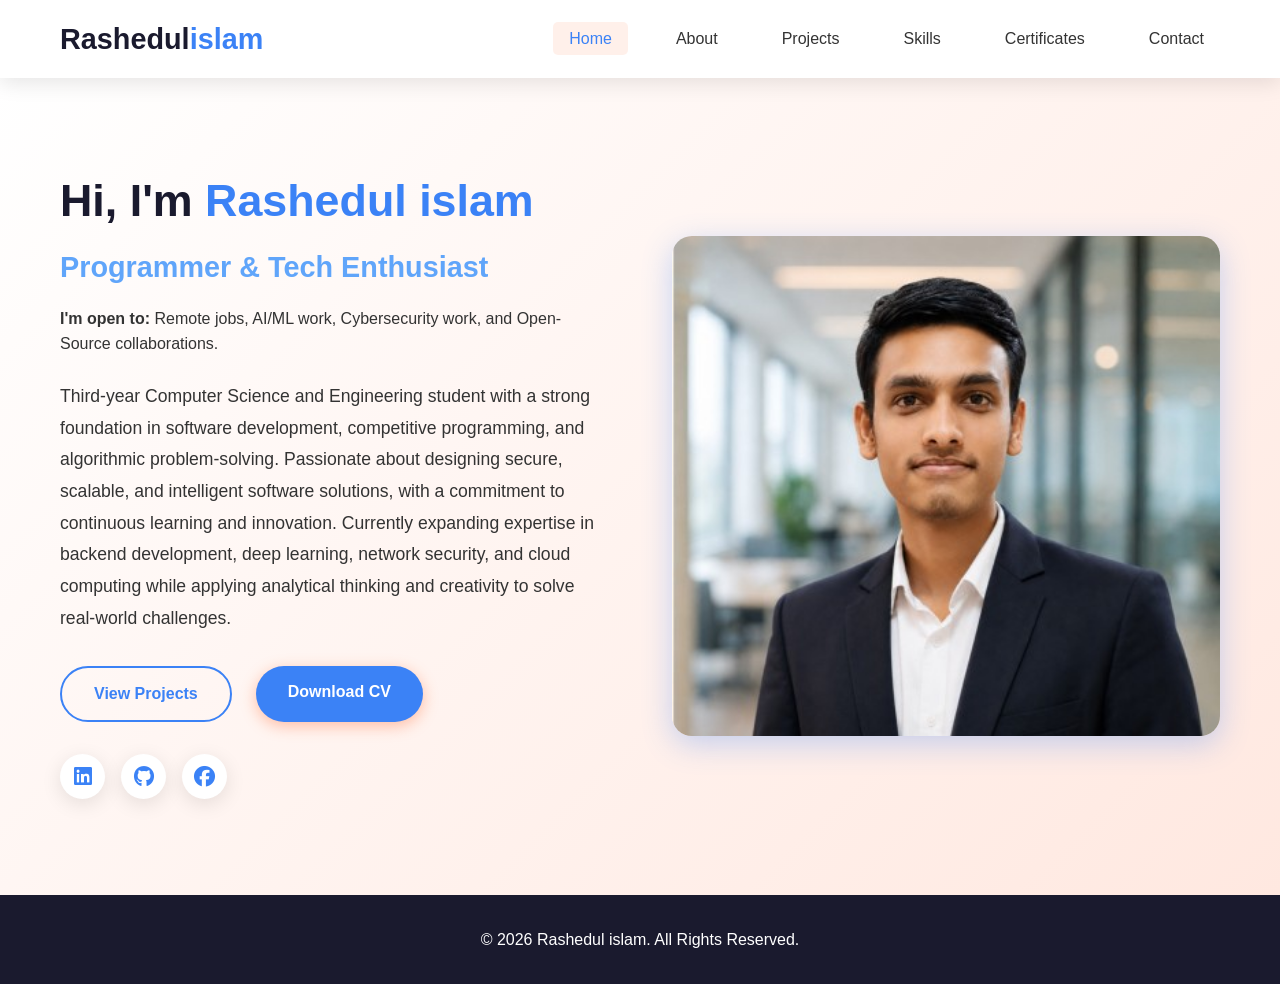
<file: index.html>
<!DOCTYPE html>
<html lang="en">
<head>
    <meta charset="UTF-8">
    <meta name="viewport" content="width=device-width, initial-scale=1.0">
    <title>Rashedul islam - Portfolio</title>
    <link rel="stylesheet" href="style.css">
   <link rel="stylesheet" href="https://cdnjs.cloudflare.com/ajax/libs/font-awesome/6.5.1/css/all.min.css">

</head>
<body>
    <!-- Navigation -->
    <nav class="navbar">
        <div class="container">
            <div class="logo">
                <h2>Rashedul<span>islam</span></h2>
            </div>
            <ul class="nav-menu">
                <li><a href="index.html" class="active">Home</a></li>
                <li><a href="about.html">About</a></li>
                <li><a href="projects.html">Projects</a></li>
                <li><a href="skills.html">Skills</a></li>
                <li><a href="certificates.html">Certificates</a></li>
                <li><a href="contact.html">Contact</a></li>
            </ul>
            <div class="hamburger">
                <span></span>
                <span></span>
                <span></span>
            </div>
        </div>
    </nav>

    <!-- Hero Section -->
    <section class="hero">
        <div class="container">
            <div class="hero-content">
                <div class="hero-text">
                    <h1>Hi, I'm <span class="highlight">Rashedul islam</span></h1>
                    <h2 class="typed-text">Programmer & Tech Enthusiast</h2>
                    <p><b>I'm open to: </b>Remote jobs, AI/ML work, Cybersecurity work, and Open-Source collaborations.</p>
                    <p class="hero-description">
                        Third-year Computer Science and Engineering student with a strong foundation in software development, competitive programming, and algorithmic problem-solving. Passionate about designing secure, scalable, and intelligent software solutions, with a commitment to continuous learning and innovation. Currently expanding expertise in backend development, deep learning, network security, and cloud computing while applying analytical thinking and creativity to solve real-world challenges.
                    </p>

                    <div class="hero-buttons">
                        <a href="projects.html" class="btn btn-secondary">View Projects</a>
                        <a href="RASHEDUL_ISLAM.pdf" download class="btn btn-primary">Download CV</a>
                    </div>
                    <div class="social-links">
                        <a href="https://www.linkedin.com/in/root-rashed/" target="_blank">
                            <i class="fab fa-linkedin"></i>
                        </a>
                        <a href="https://github.com/root-rashed" target="_blank">
                            <i class="fab fa-github"></i>
                        </a>
                        <a href="https://www.facebook.com/root.rashed" target="_blank">
                            <i class="fab fa-facebook"></i>
                        </a>
                    </div>
                </div>
                <div class="hero-image">
                    <img src="images/mypic.jpg" alt="Rashedul islam">
                </div>
            </div>
        </div>
    </section>

    <!-- Footer -->
    <footer>
        <div class="container">
            <p>&copy; 2026 Rashedul islam. All Rights Reserved.</p>
        </div>
    </footer>

    <script src="script.js"></script>
</body>
</html>
</file>
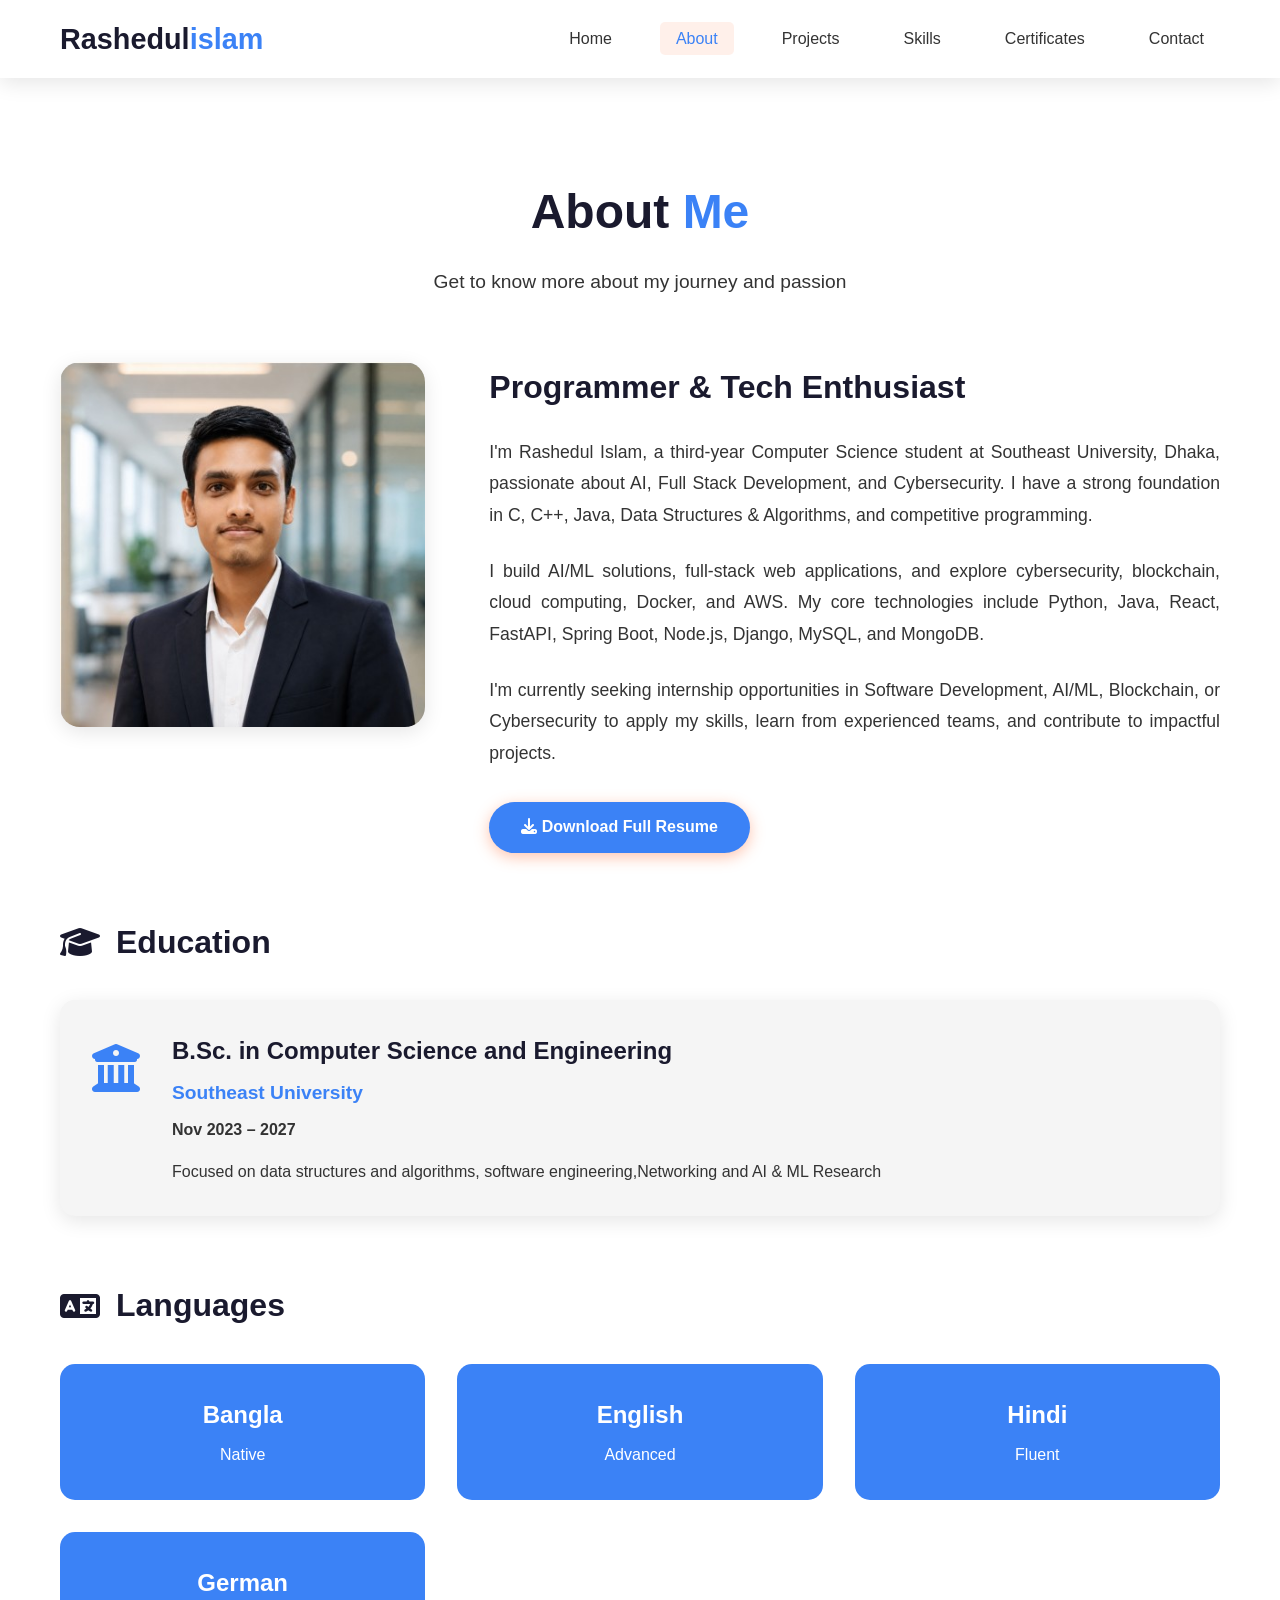
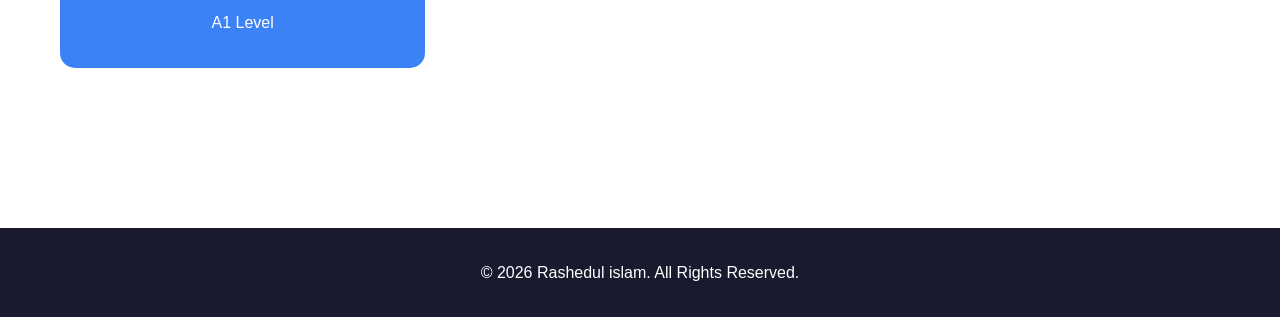
<file: about.html>
<!DOCTYPE html>
<html lang="en">
<head>
    <meta charset="UTF-8">
    <meta name="viewport" content="width=device-width, initial-scale=1.0">
    <title>about - Rashedul islam</title>
    <link rel="stylesheet" href="style.css">
   <link rel="stylesheet" href="https://cdnjs.cloudflare.com/ajax/libs/font-awesome/6.5.1/css/all.min.css">

</head>
<body>
    <!-- Navigation -->
    <nav class="navbar">
        <div class="container">
            <div class="logo">
                <h2>Rashedul<span>islam</span></h2>
            </div>
            <ul class="nav-menu">
                <li><a href="index.html">Home</a></li>
                <li><a href="about.html" class="active">About</a></li>
                <li><a href="projects.html">Projects</a></li>
                <li><a href="skills.html">Skills</a></li>
                <li><a href="certificates.html">Certificates</a></li>
                <li><a href="contact.html">Contact</a></li>
            </ul>
            <div class="hamburger">
                <span></span>
                <span></span>
                <span></span>
            </div>
        </div>
    </nav>

    <!-- About Section -->
    <section class="about-section">
        <div class="container">
            <div class="section-header">
                <h1>About <span>Me</span></h1>
                <p>Get to know more about my journey and passion</p>
            </div>

            <div class="about-content">
                <div class="about-image">
                    <img src="images/mypic.jpg" alt="Rashedul islam">
                </div>
                
                <div class="about-text">
                    <h2>Programmer & <span>Tech Enthusiast</span></h2>
                    <p>I'm Rashedul Islam, a third-year Computer Science student at Southeast University, Dhaka, passionate about AI, Full Stack Development, and Cybersecurity. I have a strong foundation in C, C++, Java, Data Structures & Algorithms, and competitive programming.</p>
                    <p>I build AI/ML solutions, full-stack web applications, and explore cybersecurity, blockchain, cloud computing, Docker, and AWS. My core technologies include Python, Java, React, FastAPI, Spring Boot, Node.js, Django, MySQL, and MongoDB.</p>
                    <p>I'm currently seeking internship opportunities in Software Development, AI/ML, Blockchain, or Cybersecurity to apply my skills, learn from experienced teams, and contribute to impactful projects.</p>
                    <div class="resume-download">
                        <a href="RASHEDUL_ISLAM.pdf" download class="btn btn-primary">
                            <i class="fas fa-download"></i> Download Full Resume
                        </a>
                    </div>
                </div>
            </div>

            <!-- Education -->
            <div class="education-section">
                <h2><i class="fas fa-graduation-cap"></i> Education</h2>
                <div class="education-card">
                    <div class="edu-icon">
                        <i class="fas fa-university"></i>
                    </div>
                    <div class="edu-details">
                        <h3>B.Sc. in Computer Science and Engineering</h3>
                        <h4>Southeast University</h4>
                        <p class="edu-year">Nov 2023 – 2027</p>
                        <p>Focused on data structures and algorithms, software engineering,Networking and AI & ML Research</p>
                    </div>
                </div>
            </div>

            <!-- Languages -->
            <div class="languages-section">
                <h2><i class="fas fa-language"></i> Languages</h2>
                <div class="languages-grid">
                    <div class="language-card">
                        <h3>Bangla</h3>
                        <p>Native</p>
                    </div>
                    <div class="language-card">
                        <h3>English</h3>
                        <p>Advanced</p>
                    </div>
                    <div class="language-card">
                        <h3>Hindi</h3>
                        <p>Fluent</p>
                    </div>
                     <div class="language-card">
                        <h3>German</h3>
                        <p>A1 Level</p>
                    </div>
                </div>
            </div>
        </div>
    </section>


   <!-- Footer -->
    <footer>
        <div class="container">
            <p>&copy; 2026 Rashedul islam. All Rights Reserved.</p>
        </div>
    </footer>

    <script src="script.js"></script>
</body>
</html>
</file>
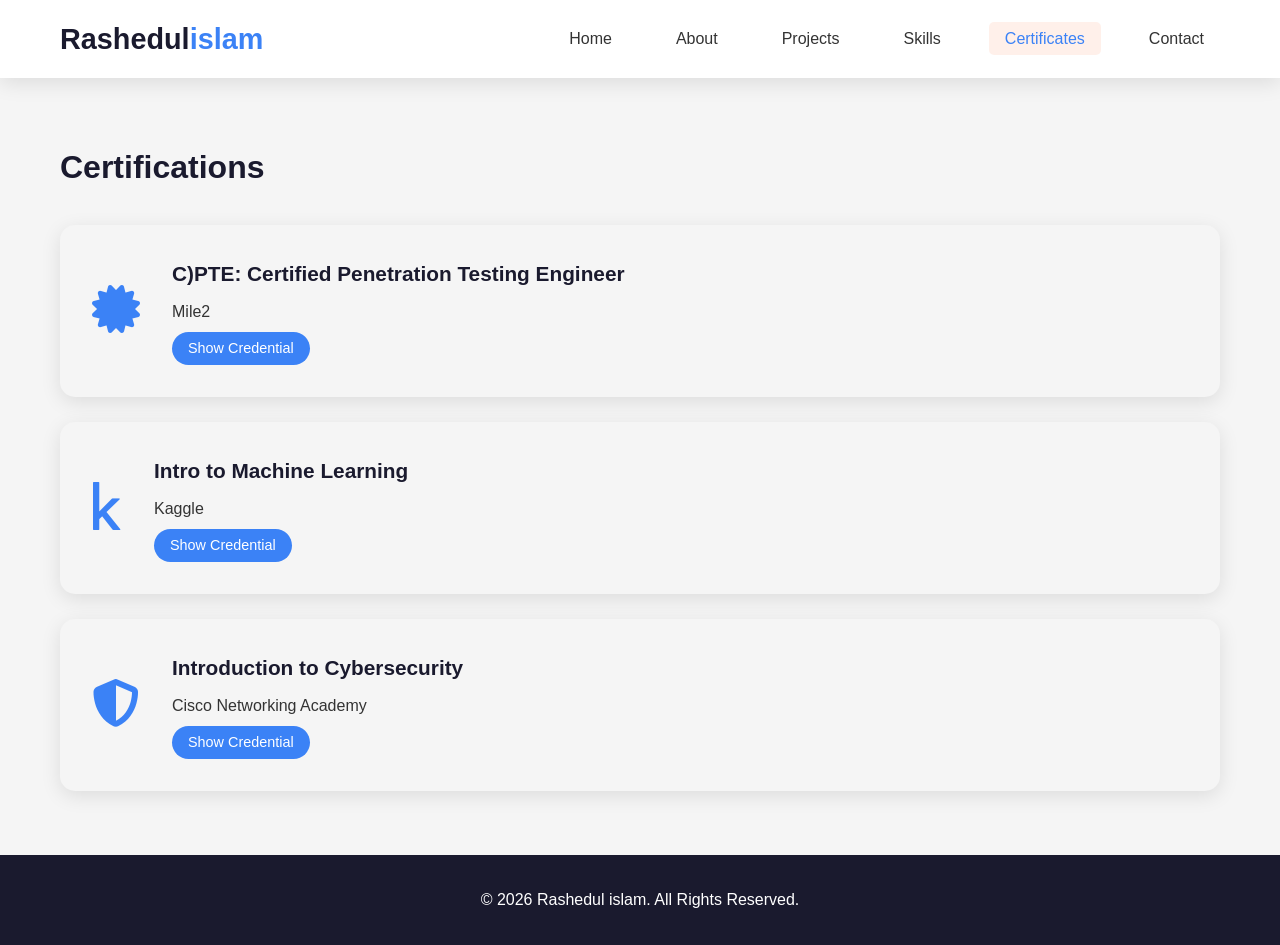
<file: certificates.html>
<!DOCTYPE html>
<html lang="en">
<head>
    <meta charset="UTF-8">
    <meta name="viewport" content="width=device-width, initial-scale=1.0">
    <title>Rashedul islam - Portfolio</title>
    <link rel="stylesheet" href="style.css">
   <link rel="stylesheet" href="https://cdnjs.cloudflare.com/ajax/libs/font-awesome/6.5.1/css/all.min.css">

</head>
<body>
    <!-- Navigation -->
    <nav class="navbar">
        <div class="container">
            <div class="logo">
                <h2>Rashedul<span>islam</span></h2>
            </div>
            <ul class="nav-menu">
                <li><a href="index.html">Home</a></li>
                <li><a href="about.html">About</a></li>
                <li><a href="projects.html">Projects</a></li>
                <li><a href="skills.html">Skills</a></li>
                <li><a href="certificates.html" class="active">Certificates</a></li>
                <li><a href="contact.html">Contact</a></li>
            </ul>
            <div class="hamburger">
                <span></span>
                <span></span>
                <span></span>
            </div>
        </div>
    </nav>

   <!-- Certifications -->
<section class="certifications-section">
    <div class="container">

        <h2>
         Certifications
        </h2>


        <div class="cert-card">
            <div class="cert-badge">
                <i class="fas fa-certificate"></i>
            </div>
            <div class="cert-details">
                <h3>C)PTE: Certified Penetration Testing Engineer</h3>
                <p>Mile2</p>

                <a href="https://mile2.com/"
                   target="_blank"
                   rel="noopener noreferrer"
                   class="cert-year">
                    Show Credential
                </a>
            </div>
        </div>

        <br>


    <div class="cert-card">
        <div class="cert-badge">
        <i class="fab fa-kaggle"></i>
        </div>
        <div class="cert-details">
        <h3>Intro to Machine Learning</h3>
        <p>Kaggle</p>

        <a href="https://www.kaggle.com/learn/certification/rashedulislam011/intro-to-machine-learning"
           target="_blank"
           rel="noopener noreferrer"
           class="cert-year">
            Show Credential
            </a>
        </div>
    </div>

    <br>


     <div class="cert-card">
    <div class="cert-badge">
        <i class="fas fa-shield-halved"></i>
    </div>

    <div class="cert-details">
        <h3>Introduction to Cybersecurity</h3>
        <p>Cisco Networking Academy</p>

        <a href="https://www.credly.com/badges/ea11849c-3399-4c7e-9768-7db887927eb9/public_url"
           target="_blank"
           rel="noopener noreferrer"
           class="cert-year">
            Show Credential
        </a>
    </div>
    
</div>
    </div>


    </div>

    
</section>


  

    <!-- Footer -->
    <footer>
        <div class="container">
            <p>&copy; 2026 Rashedul islam. All Rights Reserved.</p>
        </div>
    </footer>

    <script src="script.js"></script>
</body>
</html>
</file>
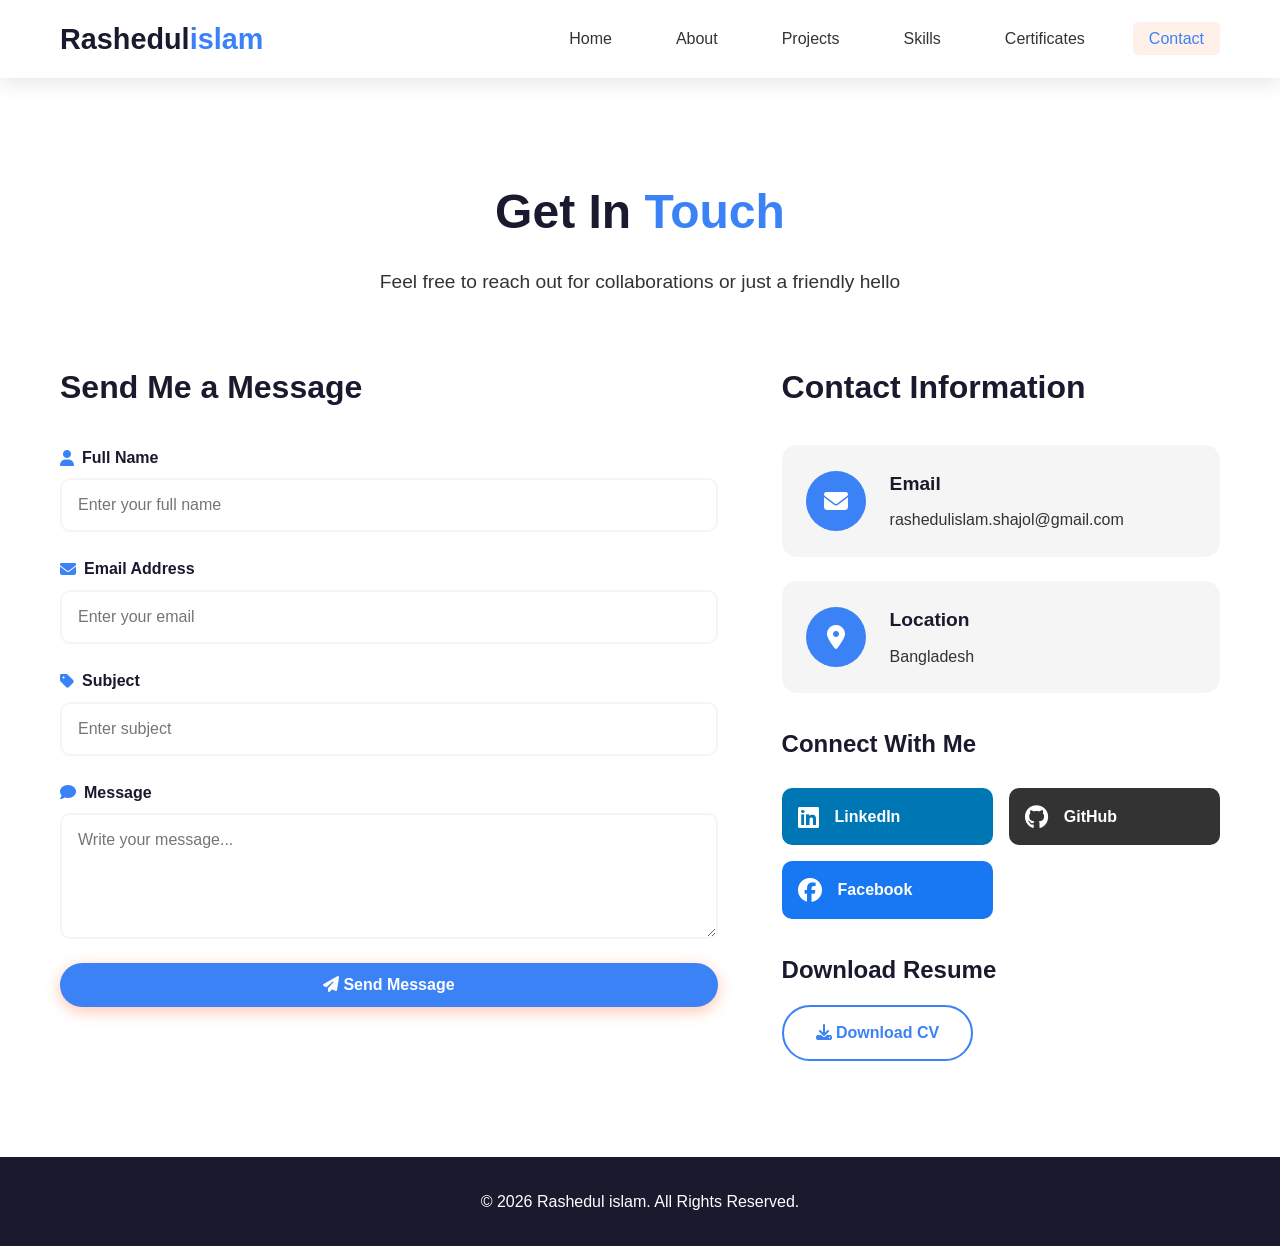
<file: contact.html>
<!DOCTYPE html>
<html lang="en">
<head>
    <meta charset="UTF-8">
    <meta name="viewport" content="width=device-width, initial-scale=1.0">
    <title>Contact - Rashedul islam</title>
    <link rel="stylesheet" href="style.css">
    <link rel="stylesheet" href="https://cdnjs.cloudflare.com/ajax/libs/font-awesome/6.4.0/css/all.min.css">
</head>
<body>
    <!-- Navigation -->
    <nav class="navbar">
        <div class="container">
            <div class="logo">
                <h2>Rashedul<span>islam</span></h2>
            </div>
            <ul class="nav-menu">
               <li><a href="index.html">Home</a></li>
                <li><a href="about.html">About</a></li>
                <li><a href="projects.html">Projects</a></li>
                <li><a href="skills.html">Skills</a></li>
                <li><a href="certificates.html">Certificates</a></li>
                <li><a href="contact.html" class="active">Contact</a></li>
            </ul>
            <div class="hamburger">
                <span></span>
                <span></span>
                <span></span>
            </div>
        </div>
    </nav>

    <!-- Contact Section -->
    <section class="contact-section">
        <div class="container">
            <div class="section-header">
                <h1>Get In <span>Touch</span></h1>
                <p>Feel free to reach out for collaborations or just a friendly hello</p>
            </div>

            <div class="contact-content">
                <!-- Contact Form -->
                <div class="contact-form-wrapper">
                    <h2>Send Me a Message</h2>


                   <form class="contact-form" id="contactForm" action="https://api.web3forms.com/submit" method="POST">

    <!-- Web3Forms -->
    <input type="hidden" name="access_key" value="1bb11215-590e-4896-a2f9-3e1b1427b92f">
    <input type="hidden" name="subject" value="New Portfolio Contact Form Submission">
    <input type="hidden" name="from_name" value="Rashedul Islam Portfolio">
    <input type="hidden" name="captcha" value="false">

    <!-- Spam Protection -->
    <input type="checkbox" name="botcheck" style="display:none;">

    <div class="form-group">
        <label for="name">
            <i class="fas fa-user"></i> Full Name
        </label>
        <input
            type="text"
            id="name"
            name="name"
            placeholder="Enter your full name"
            required>
    </div>

    <div class="form-group">
        <label for="email">
            <i class="fas fa-envelope"></i> Email Address
        </label>
        <input
            type="email"
            id="email"
            name="email"
            placeholder="Enter your email"
            required>
    </div>

    <div class="form-group">
        <label for="user_subject">
            <i class="fas fa-tag"></i> Subject
        </label>
        <input
            type="text"
            id="user_subject"
            name="user_subject"
            placeholder="Enter subject"
            required>
    </div>

    <div class="form-group">
        <label for="message">
            <i class="fas fa-comment"></i> Message
        </label>
        <textarea
            id="message"
            name="message"
            rows="5"
            placeholder="Write your message..."
            required></textarea>
    </div>

    <button type="submit" class="btn btn-primary">
        <i class="fas fa-paper-plane"></i> Send Message
    </button>

</form>



                </div>

                <!-- Contact Information -->
                <div class="contact-info-wrapper">
                    <h2>Contact Information</h2>
                    
                    <div class="contact-info-card">
                        <div class="info-icon">
                            <i class="fas fa-envelope"></i>
                        </div>
                        <div class="info-details">
                            <h3>Email</h3>
                            <a href="mailto:rashedulislam.shajol@gmail.com">rashedulislam.shajol@gmail.com</a>
                        </div>
                    </div>

                    <div class="contact-info-card">
                        <div class="info-icon">
                            <i class="fas fa-map-marker-alt"></i>
                        </div>
                        <div class="info-details">
                            <h3>Location</h3>
                            <p>Bangladesh</p>
                        </div>
                    </div>

                    <div class="social-connect">
                        <h3>Connect With Me</h3>
                        <div class="social-icons-large">
                            <a href="https://www.linkedin.com/in/root_rashed/" target="_blank" class="social-icon linkedin">
                                <i class="fab fa-linkedin"></i>
                                <span>LinkedIn</span>
                            </a>
                            <a href="https://github.com/root-rashed" target="_blank" class="social-icon github">
                                <i class="fab fa-github"></i>
                                <span>GitHub</span>
                            </a>
                            <a href="https://www.facebook.com/root.rashed" target="_blank" class="social-icon facebook">
                                <i class="fab fa-facebook"></i>
                                <span>Facebook</span>
                            </a>
                        </div>
                    </div>

                    <div class="download-resume">
                        <h3>Download Resume</h3>
                        <a href="RASHEDUL_ISLAM.pdf" download class="btn btn-secondary">
                            <i class="fas fa-download"></i> Download CV
                        </a>
                    </div>
                </div>
            </div>
        </div>
    </section>

    <!-- Footer -->
    <footer>
        <div class="container">
            <p>&copy; 2026 Rashedul islam. All Rights Reserved.</p>
        </div>
    </footer>

    <script src="script.js"></script>
</body>
</html>
</file>
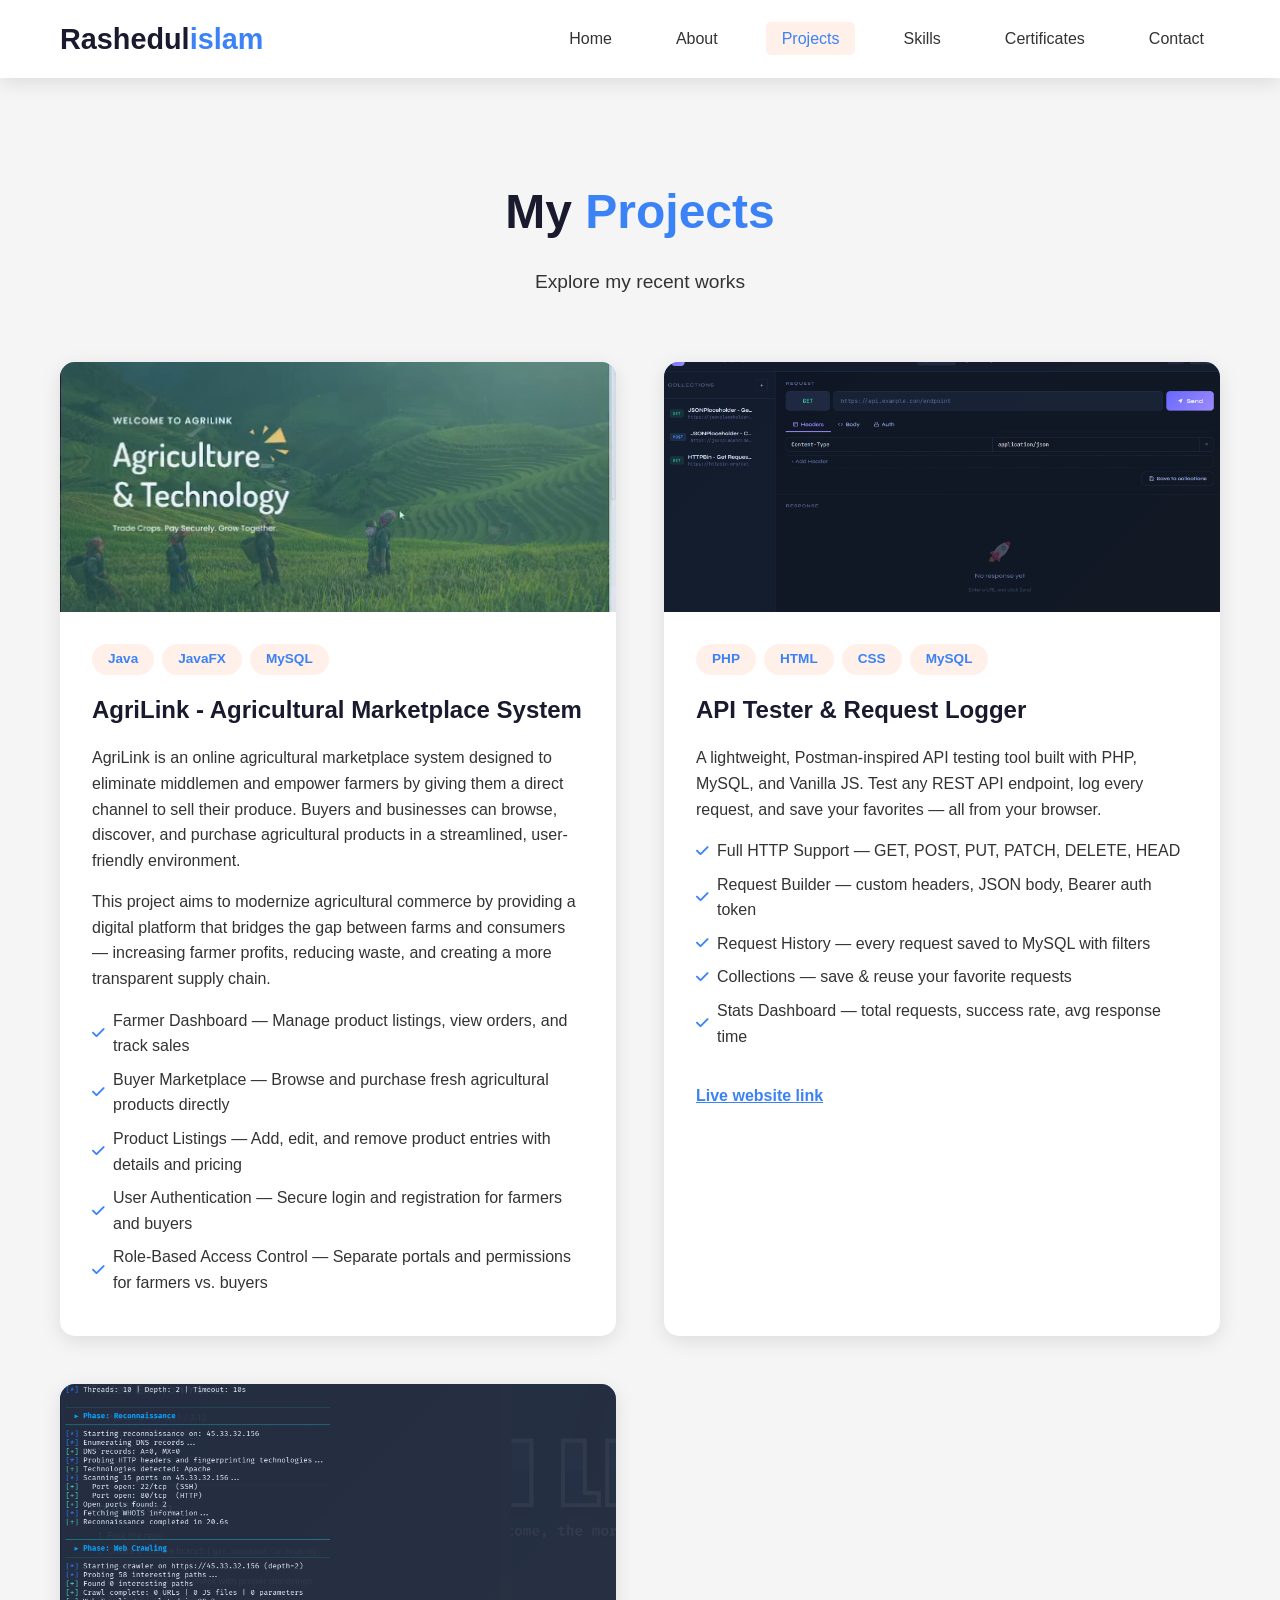
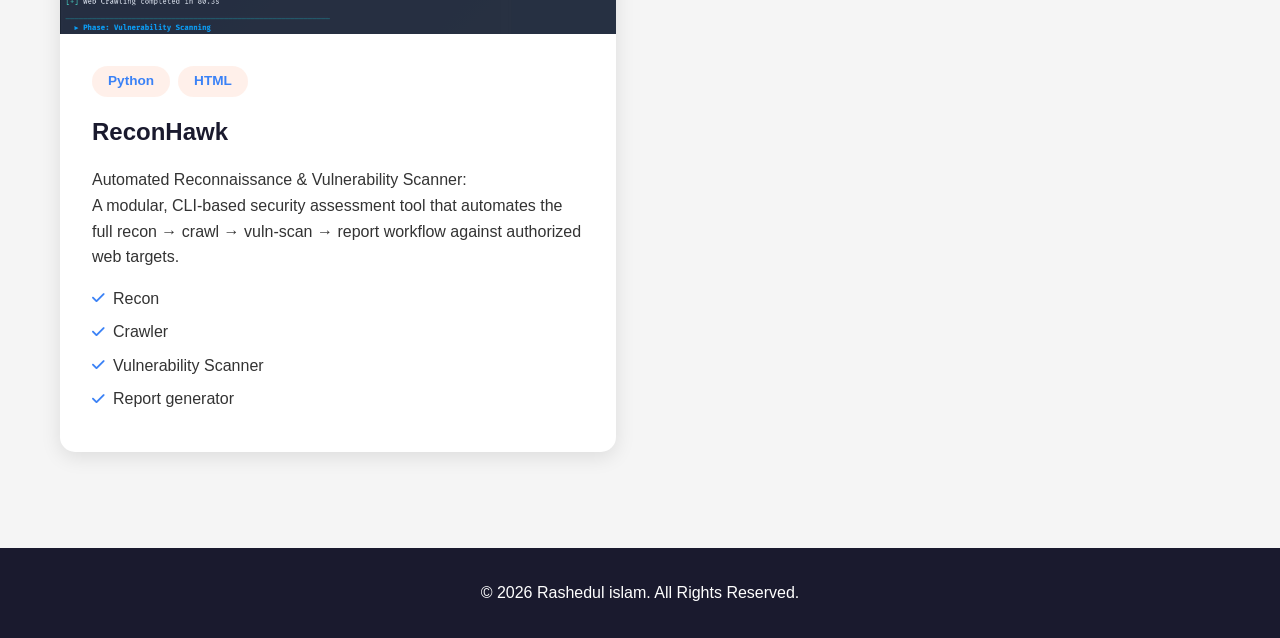
<file: projects.html>
<!DOCTYPE html>
<html lang="en">
<head>
    <meta charset="UTF-8">
    <meta name="viewport" content="width=device-width, initial-scale=1.0">
    <title>Projects - Rashedul islam</title>
    <link rel="stylesheet" href="style.css">
    <link rel="stylesheet" href="https://cdnjs.cloudflare.com/ajax/libs/font-awesome/6.4.0/css/all.min.css">
</head>
<body>
    <!-- Navigation -->
    <nav class="navbar">
        <div class="container">
            <div class="logo">
                <h2>Rashedul<span>islam</span></h2>
            </div>
            <ul class="nav-menu">
                <li><a href="index.html">Home</a></li>
                <li><a href="about.html">About</a></li>
                <li><a href="projects.html" class="active">Projects</a></li>
                <li><a href="skills.html">Skills</a></li>
                <li><a href="certificates.html">Certificates</a></li>
                <li><a href="contact.html">Contact</a></li>
            </ul>
            <div class="hamburger">
                <span></span>
                <span></span>
                <span></span>
            </div>
        </div>
    </nav>




    <!-- Projects Section -->
    <section class="projects-section">
        <div class="container">
            <div class="section-header">
                <h1>My <span>Projects</span></h1>
                <p>Explore my recent works</p>
            </div>

            <div class="projects-grid">
              
                <!-- Project 1-->
                <div class="project-card">
                    <div class="project-image">
                        <img src="images/agri.png" alt="AgriLink - Agricultural Marketplace System">
                        <div class="project-overlay">
                            <a href="https://github.com/root-rashed/AgriLink-Agricultural-Marketplace-System" target="_blank" class="overlay-btn">
                                <i class="fab fa-github"></i>
                            </a>
                        </div>
                    </div>
                    <div class="project-content">
                        <div class="project-tags">
                            <span>Java</span>
                            <span>JavaFX</span>
                            <span>MySQL</span>
                        </div>

                        <h3>AgriLink - Agricultural Marketplace System</h3>
                        <p>AgriLink is an online agricultural marketplace system designed to eliminate middlemen and empower farmers by giving them a direct channel to sell their produce. Buyers and businesses can browse, discover, and purchase agricultural products in a streamlined, user-friendly environment.
                        </p>
                        <p> This project aims to modernize agricultural commerce by providing a digital platform that bridges the gap between farms and consumers — increasing farmer profits, reducing waste, and creating a more transparent supply chain.
                        </p>
                        <div class="project-features">
                            <ul>
                                <li><i class="fas fa-check"></i> Farmer Dashboard — Manage product listings, view orders, and track sales</li>
                                <li><i class="fas fa-check"></i>Buyer Marketplace — Browse and purchase fresh agricultural products directly</li>
                                <li><i class="fas fa-check"></i> Product Listings — Add, edit, and remove product entries with details and pricing</li>
                                <li><i class="fas fa-check"></i>User Authentication — Secure login and registration for farmers and buyers</li>
                                <li><i class="fas fa-check"></i>Role-Based Access Control — Separate portals and permissions for farmers vs. buyers</li>
                            </ul>
                        </div>
                    </div>
                </div>


                 <!-- Project 2 -->
                <div class="project-card">
                    <div class="project-image">
                        <img src="images/tester.png" alt="API Tester & Request Logger">
                        <div class="project-overlay">
                            <a href="https://github.com/root-rashed/API-Tester-and-Request-Logger" target="_blank" class="overlay-btn">
                                <i class="fab fa-github"></i>
                            </a>
                        </div>
                    </div>
                    <div class="project-content">
                        <div class="project-tags">
                            <span>PHP</span>
                            <span>HTML</span>
                            <span>CSS</span>
                            <span>MySQL</span>
                        </div>

                        <h3>API Tester & Request Logger</h3>
                        <p>A lightweight, Postman-inspired API testing tool built with PHP, MySQL, and Vanilla JS. Test any REST API endpoint, log every request, and save your favorites — all from your browser.</p>
                        <div class="project-features">
                            <ul>
                                <li><i class="fas fa-check"></i> Full HTTP Support — GET, POST, PUT, PATCH, DELETE, HEAD</li>
                                <li><i class="fas fa-check"></i>Request Builder — custom headers, JSON body, Bearer auth token</li>
                                <li><i class="fas fa-check"></i> Request History — every request saved to MySQL with filters</li>
                                <li><i class="fas fa-check"></i>Collections — save & reuse your favorite requests</li>
                                <li><i class="fas fa-check"></i>Stats Dashboard — total requests, success rate, avg response time</li>
                            </ul>
                        </div>
                        <br>
                    <a href="https://www.api-tester.infinityfreeapp.com" class="link"><b>Live website link</b></a>
                    </div>
                </div>


                 <!-- Project 3 -->
                <div class="project-card">
                    <div class="project-image">
                        <img src="images/recon.png" alt="ReconHawk">
                        <div class="project-overlay">
                            <a href="https://github.com/root-rashed/Recon-Hawk" target="_blank" class="overlay-btn">
                                <i class="fab fa-github"></i>
                            </a>
                        </div>
                    </div>
                    <div class="project-content">
                        <div class="project-tags">
                            <span>Python</span>
                            <span>HTML</span>
                        </div>

                        <h3>ReconHawk</h3>
                        <p>Automated Reconnaissance & Vulnerability Scanner: <br>A modular, CLI-based security assessment tool that automates the full recon → crawl → vuln-scan → report workflow against authorized web targets.</p>
                        <div class="project-features">
                            <ul>
                                <li><i class="fas fa-check"></i> Recon</li>
                                <li><i class="fas fa-check"></i>Crawler</li>
                                <li><i class="fas fa-check"></i> Vulnerability Scanner</li>
                                <li><i class="fas fa-check"></i>Report generator</li>
                            </ul>
                        </div>
                    </div>
                </div>




        

            </div>
        </div>
    </section>





   <!-- Footer -->
    <footer>
        <div class="container">
            <p>&copy; 2026 Rashedul islam. All Rights Reserved.</p>
        </div>
    </footer>

    <script src="script.js"></script>
</body>
</html>
</file>
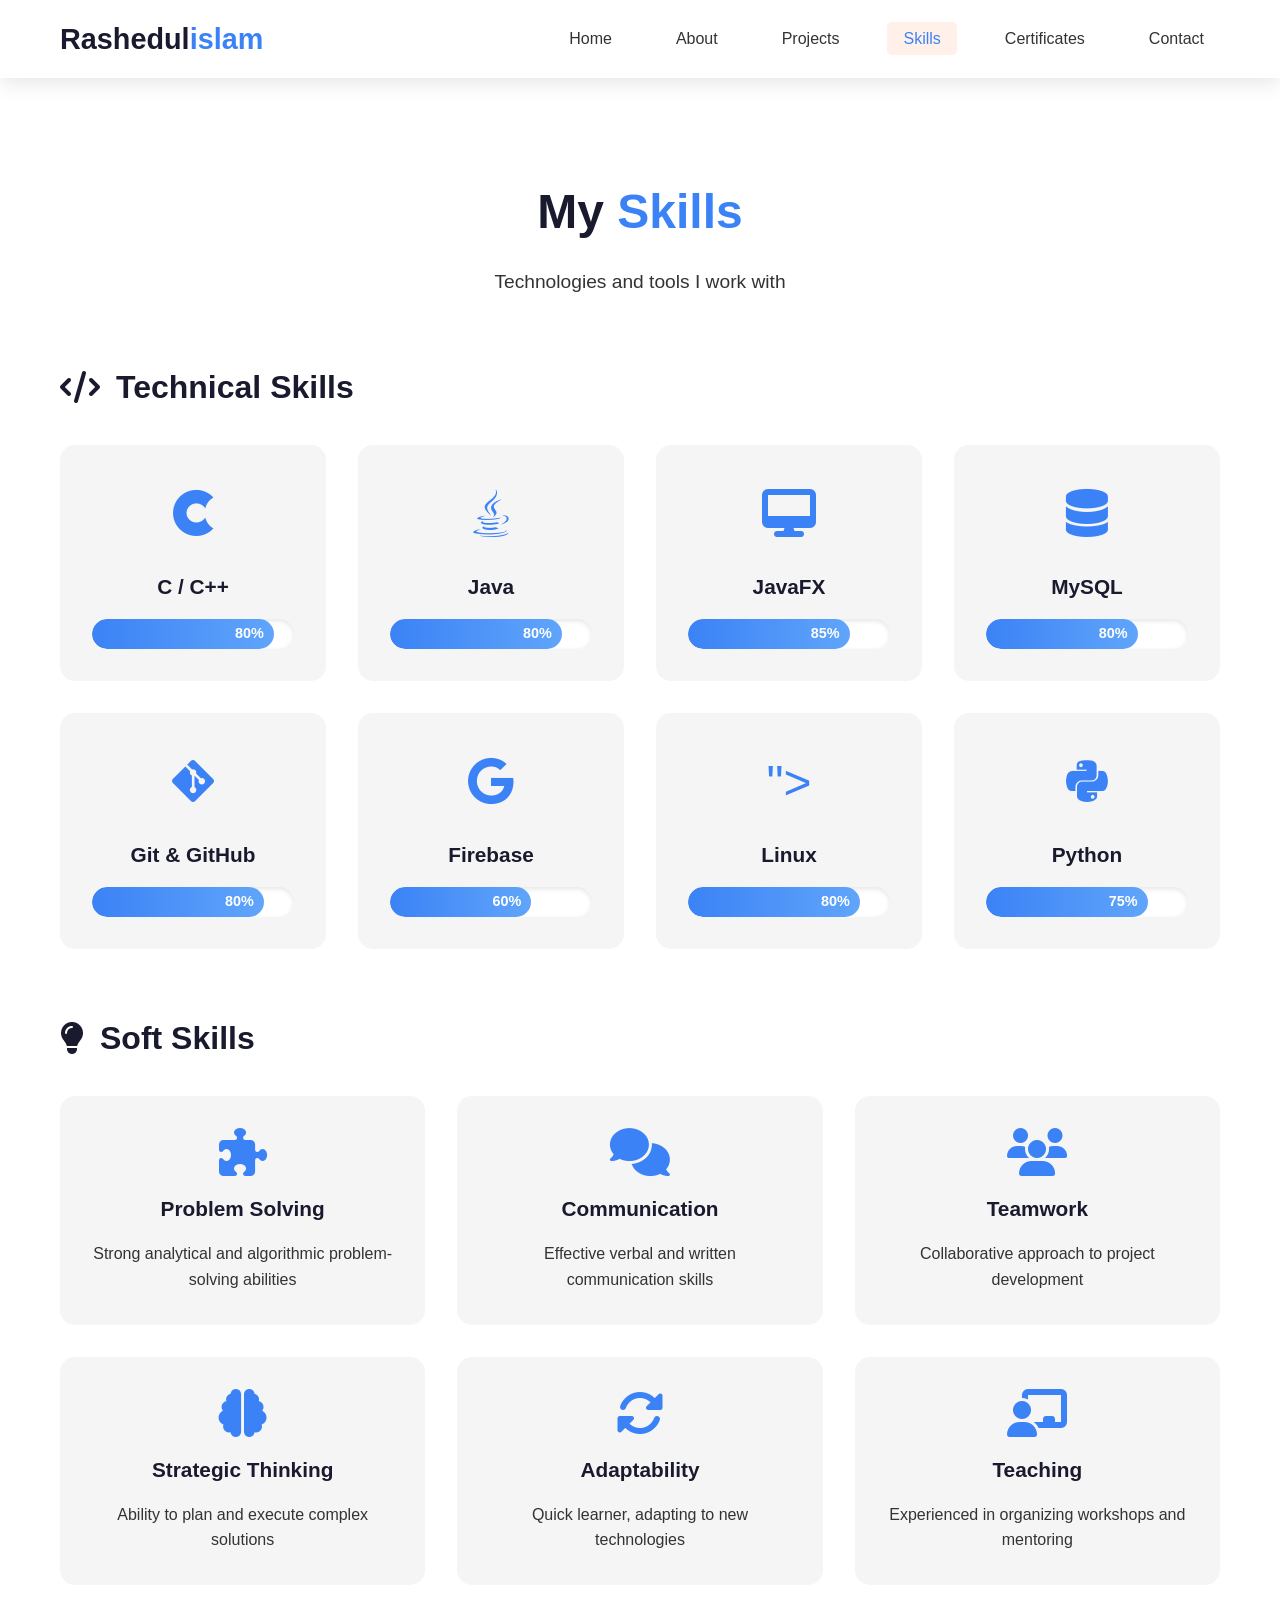
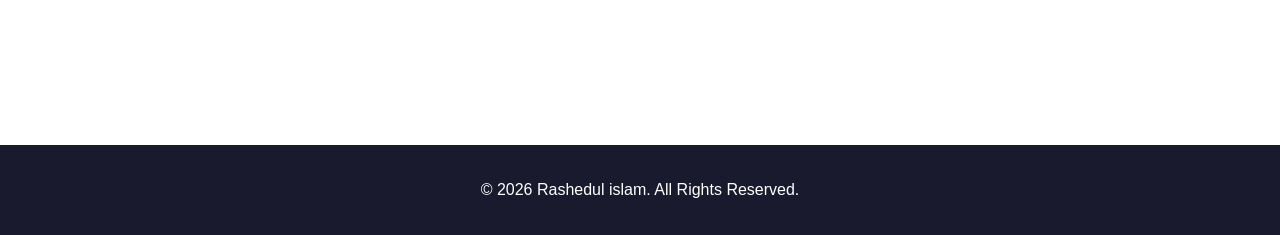
<file: skills.html>
<!DOCTYPE html>
<html lang="en">
<head>
    <meta charset="UTF-8">
    <meta name="viewport" content="width=device-width, initial-scale=1.0">
    <title>Skills - Rashedul islam</title>
    <link rel="stylesheet" href="style.css">
    <link rel="stylesheet" href="https://cdnjs.cloudflare.com/ajax/libs/font-awesome/6.4.0/css/all.min.css">
</head>
<body>
    <!-- Navigation -->
    <nav class="navbar">
        <div class="container">
            <div class="logo">
                <h2>Rashedul<span>islam</span></h2>
            </div>
            <ul class="nav-menu">
                <li><a href="index.html">Home</a></li>
                <li><a href="about.html">About</a></li>
                <li><a href="projects.html">Projects</a></li>
                <li><a href="skills.html" class="active">Skills</a></li>
                <li><a href="certificates.html">Certificates</a></li>
                <li><a href="contact.html">Contact</a></li>
            </ul>
            <div class="hamburger">
                <span></span>
                <span></span>
                <span></span>
            </div>
        </div>
    </nav>

    <!-- Skills Section -->
    <section class="skills-section">
        <div class="container">
            <div class="section-header">
                <h1>My <span>Skills</span></h1>
                <p>Technologies and tools I work with</p>
            </div>

            <!-- Technical Skills -->
            <div class="skills-category">
                <h2><i class="fas fa-code"></i> Technical Skills</h2>
                <div class="skills-grid">
                    <div class="skill-card">
                        <div class="skill-icon">
                            <i class="fab fa-cuttlefish"></i>
                        </div>
                        <h3>C / C++</h3>
                        <div class="progress-bar">
                            <div class="progress" style="width: 90%;">
                                <span>80%</span>
                            </div>
                        </div>
                    </div>

                    <div class="skill-card">
                        <div class="skill-icon">
                            <i class="fab fa-java"></i>
                        </div>
                        <h3>Java</h3>
                        <div class="progress-bar">
                            <div class="progress" style="width: 85%;">
                                <span>80%</span>
                            </div>
                        </div>
                    </div>

                    <div class="skill-card">
                        <div class="skill-icon">
                            <i class="fas fa-desktop"></i>
                        </div>
                        <h3>JavaFX</h3>
                        <div class="progress-bar">
                            <div class="progress" style="width: 80%;">
                                <span>85%</span>
                            </div>
                        </div>
                    </div>

                    <div class="skill-card">
                        <div class="skill-icon">
                            <i class="fas fa-database"></i>
                        </div>
                        <h3>MySQL</h3>
                        <div class="progress-bar">
                            <div class="progress" style="width: 75%;">
                                <span>80%</span>
                            </div>
                        </div>
                    </div>

                    <div class="skill-card">
                        <div class="skill-icon">
                            <i class="fab fa-git-alt"></i>
                        </div>
                        <h3>Git & GitHub</h3>
                        <div class="progress-bar">
                            <div class="progress" style="width: 85%;">
                                <span>80%</span>
                            </div>
                        </div>
                    </div>

                    <div class="skill-card">
                        <div class="skill-icon">
                            <i class="fab fa-google"></i>
                        </div>
                        <h3>Firebase</h3>
                        <div class="progress-bar">
                            <div class="progress" style="width: 70%;">
                                <span>60%</span>
                            </div>
                        </div>
                    </div>
                     <div class="skill-card">
                        <div class="skill-icon">
                            <i class="fab <i class="fa fa-linux" aria-hidden="true"></i>"></i>
                        </div>
                        <h3>Linux</h3>
                        <div class="progress-bar">
                            <div class="progress" style="width: 85%;">
                                <span>80%</span>
                            </div>
                        </div>
                    </div>
                    <div class="skill-card">
                        <div class="skill-icon">
                            <i class="fab fa-python"></i>
                        </div>
                        <h3>Python</h3>
                        <div class="progress-bar">
                            <div class="progress" style="width: 80%;">
                                <span>75%</span>
                            </div>
                        </div>
                    </div>
                </div>
            </div>

            <!-- Soft Skills -->
            <div class="skills-category">
                <h2><i class="fas fa-lightbulb"></i> Soft Skills</h2>
                <div class="soft-skills-grid">
                    <div class="soft-skill-card">
                        <i class="fas fa-puzzle-piece"></i>
                        <h3>Problem Solving</h3>
                        <p>Strong analytical and algorithmic problem-solving abilities</p>
                    </div>

                    <div class="soft-skill-card">
                        <i class="fas fa-comments"></i>
                        <h3>Communication</h3>
                        <p>Effective verbal and written communication skills</p>
                    </div>

                    <div class="soft-skill-card">
                        <i class="fas fa-users"></i>
                        <h3>Teamwork</h3>
                        <p>Collaborative approach to project development</p>
                    </div>

                    <div class="soft-skill-card">
                        <i class="fas fa-brain"></i>
                        <h3>Strategic Thinking</h3>
                        <p>Ability to plan and execute complex solutions</p>
                    </div>

                    <div class="soft-skill-card">
                        <i class="fas fa-sync-alt"></i>
                        <h3>Adaptability</h3>
                        <p>Quick learner, adapting to new technologies</p>
                    </div>

                    <div class="soft-skill-card">
                        <i class="fas fa-chalkboard-teacher"></i>
                        <h3>Teaching</h3>
                        <p>Experienced in organizing workshops and mentoring</p>
                    </div>
                </div>
                </div>
             </div>
          </section>

   <!-- Footer -->
    <footer>
        <div class="container">
            <p>&copy; 2026 Rashedul islam. All Rights Reserved.</p>
        </div>
    </footer>

    <script src="script.js"></script>
</body>
</html>
</file>
<file: style.css>
/* ===== GLOBAL STYLES ===== */
* {
    margin: 0;
    padding: 0;
    box-sizing: border-box;
}

:root {
    --primary-color: #3B82F6;
    --secondary-color: #60A5FA;
    --dark-color: #1a1a2e;
    --light-color: #f5f5f5;
    --text-color: #333;
    --white: #ffffff;
    --shadow: 0 5px 20px rgba(0, 0, 0, 0.1);
    --shadow-hover: 0 8px 30px rgba(59, 130, 246, 0.3);
}

body {
    font-family: 'Segoe UI', Tahoma, Geneva, Verdana, sans-serif;
    line-height: 1.6;
    color: var(--text-color);
    background: var(--light-color);
    display: flex;
    flex-direction: column;
    min-height: 100vh;
}

.container {
    max-width: 1200px;
    margin: 0 auto;
    padding: 0 20px;
}

a {
    text-decoration: none;
    color: inherit;
    transition: all 0.3s ease;
}

img {
    max-width: 100%;
    height: auto;
    display: block;
}

/* ===== NAVIGATION ===== */
.navbar {
    background: var(--white);
    box-shadow: var(--shadow);
    position: sticky;
    top: 0;
    z-index: 1000;
    padding: 1rem 0;
}

.navbar .container {
    display: flex;
    justify-content: space-between;
    align-items: center;
}

.logo h2 {
    color: var(--dark-color);
    font-size: 1.8rem;
}

.logo span {
    color: var(--primary-color);
}

.nav-menu {
    display: flex;
    list-style: none;
    gap: 2rem;
}

.nav-menu a {
    color: var(--text-color);
    font-weight: 500;
    padding: 0.5rem 1rem;
    border-radius: 5px;
    transition: all 0.3s ease;
}

.nav-menu a:hover,
.nav-menu a.active {
    color: var(--primary-color);
    background: rgba(255, 107, 53, 0.1);
}

.hamburger {
    display: none;
    flex-direction: column;
    cursor: pointer;
    gap: 5px;
}

.hamburger span {
    width: 25px;
    height: 3px;
    background: var(--primary-color);
    border-radius: 3px;
    transition: all 0.3s ease;
}

/* ===== BUTTONS ===== */
.btn {
    display: inline-block;
    padding: 0.8rem 2rem;
    border-radius: 50px;
    font-weight: 600;
    transition: all 0.3s ease;
    border: none;
    cursor: pointer;
    font-size: 1rem;
}

.btn-primary {
    background: var(--primary-color);
    color: var(--white);
    box-shadow: 0 4px 15px rgba(255, 107, 53, 0.4);
}

.btn-primary:hover {
    background: var(--secondary-color);
    transform: translateY(-2px);
    box-shadow: 0 6px 20px rgba(255, 107, 53, 0.6);
}

.btn-secondary {
    background: transparent;
    color: var(--primary-color);
    border: 2px solid var(--primary-color);
}

.btn-secondary:hover {
    background: var(--primary-color);
    color: var(--white);
}

/* ===== HERO SECTION ===== */
.hero {
    min-height: calc(100vh - 150px);
    padding: 6rem 0;
    background: linear-gradient(135deg, #fff 0%, #ffe8e0 100%);
}

.hero-content {
    display: grid;
    grid-template-columns: 1fr 1fr;
    gap: 4rem;
    align-items: center;
}

.hero-text h1 {
    font-size: 2.8rem;
    color: var(--dark-color);
    margin-bottom: 1rem;
    line-height: 1.2;
}

.highlight {
    color: var(--primary-color);
}

.typed-text {
    font-size: 1.8rem;
    color: var(--secondary-color);
    margin-bottom: 1rem;
}

.hero-description {
    font-size: 1.1rem;
    color: var(--text-color);
    margin: 1.5rem 0;
    line-height: 1.8;
}

.hero-buttons {
    display: flex;
    gap: 1.5rem;
    margin: 2rem 0;
}

.social-links {
    display: flex;
    gap: 1rem;
    margin-top: 2rem;
}

.social-links a {
    width: 45px;
    height: 45px;
    background: var(--white);
    border-radius: 50%;
    display: flex;
    align-items: center;
    justify-content: center;
    font-size: 1.3rem;
    color: var(--primary-color);
    box-shadow: var(--shadow);
    transition: all 0.3s ease;
}

.social-links a:hover {
    background: var(--primary-color);
    color: var(--white);
    transform: translateY(-5px);
    box-shadow: var(--shadow-hover);
}

.hero-image {
    position: relative;
}

.hero-image img {
    border-radius: 20px;
    box-shadow: var(--shadow-hover);
    width: 100%;
    object-fit: cover;
    max-height: 500px;
}

/* ===== STATS SECTION ===== */
.stats {
    padding: 4rem 0;
    background: var(--white);
}

.stats-grid {
    display: grid;
    grid-template-columns: repeat(4, 1fr);
    gap: 2rem;
}

.stat-card {
    text-align: center;
    padding: 2rem;
    background: var(--light-color);
    border-radius: 15px;
    transition: all 0.3s ease;
}

.stat-card:hover {
    transform: translateY(-10px);
    box-shadow: var(--shadow-hover);
}

.stat-card i {
    font-size: 3rem;
    color: var(--primary-color);
    margin-bottom: 1rem;
}

.stat-card h3 {
    font-size: 2.5rem;
    color: var(--dark-color);
    margin-bottom: 0.5rem;
}

.stat-card p {
    color: var(--text-color);
    font-size: 1rem;
}

/* ===== SECTION HEADER ===== */
.section-header {
    text-align: center;
    margin-bottom: 4rem;
}

.section-header h1 {
    font-size: 3rem;
    color: var(--dark-color);
    margin-bottom: 1rem;
}

.section-header span {
    color: var(--primary-color);
}

.section-header p {
    font-size: 1.2rem;
    color: var(--text-color);
}

/* ===== ABOUT SECTION ===== */
.about-section {
    padding: 6rem 0;
    background: var(--white);
}

.about-content {
    display: grid;
    grid-template-columns: 1fr 2fr;
    gap: 4rem;
    align-items: start;
    margin-bottom: 4rem;
}

.about-image img {
    border-radius: 20px;
    box-shadow: var(--shadow);
    width: 100%;
}

.about-text h2 {
    font-size: 2rem;
    color: var(--dark-color);
    margin-bottom: 1.5rem;
}

.about-text p {
    font-size: 1.1rem;
    line-height: 1.8;
    margin-bottom: 1.5rem;
    text-align: justify;
}

.resume-download {
    margin-top: 2rem;
}

/* Education Section */
.education-section {
    margin: 4rem 0;
}

.education-section h2 {
    font-size: 2rem;
    color: var(--dark-color);
    margin-bottom: 2rem;
    display: flex;
    align-items: center;
    gap: 1rem;
}

.education-card {
    background: var(--light-color);
    padding: 2rem;
    border-radius: 15px;
    display: flex;
    gap: 2rem;
    box-shadow: var(--shadow);
}

.edu-icon {
    font-size: 3rem;
    color: var(--primary-color);
}

.edu-details h3 {
    font-size: 1.5rem;
    color: var(--dark-color);
    margin-bottom: 0.5rem;
}

.edu-details h4 {
    font-size: 1.2rem;
    color: var(--primary-color);
    margin-bottom: 0.5rem;
}

.edu-year {
    color: var(--text-color);
    font-weight: 600;
    margin-bottom: 1rem;
}

/* Achievements Section */
.achievements-section {
    margin: 4rem 0;
}

.achievements-section h2 {
    font-size: 2rem;
    color: var(--dark-color);
    margin-bottom: 2rem;
    display: flex;
    align-items: center;
    gap: 1rem;
}

.achievements-grid {
    display: grid;
    grid-template-columns: repeat(3, 1fr);
    gap: 2rem;
}

.achievement-card {
    background: var(--light-color);
    padding: 2rem;
    border-radius: 15px;
    text-align: center;
    transition: all 0.3s ease;
}

.achievement-card:hover {
    transform: translateY(-10px);
    box-shadow: var(--shadow-hover);
}

.achievement-card i {
    font-size: 3rem;
    color: var(--primary-color);
    margin-bottom: 1rem;
}

.achievement-card h3 {
    font-size: 1.3rem;
    color: var(--dark-color);
    margin-bottom: 1rem;
}

.achievement-card p {
    font-size: 1rem;
    line-height: 1.6;
}

/* Languages Section */
.languages-section {
    margin: 4rem 0;
}

.languages-section h2 {
    font-size: 2rem;
    color: var(--dark-color);
    margin-bottom: 2rem;
    display: flex;
    align-items: center;
    gap: 1rem;
}

.languages-grid {
    display: grid;
    grid-template-columns: repeat(3, 1fr);
    gap: 2rem;
}

.language-card {
    background: var(--primary-color);
    color: var(--white);
    padding: 2rem;
    border-radius: 15px;
    text-align: center;
    transition: all 0.3s ease;
}

.language-card:hover {
    transform: scale(1.05);
    box-shadow: var(--shadow-hover);
}

.language-card h3 {
    font-size: 1.5rem;
    margin-bottom: 0.5rem;
}

/* ===== PROJECTS SECTION ===== */
.projects-section {
    padding: 6rem 0;
    background: var(--light-color);
}

.projects-grid {
    display: grid;
    grid-template-columns: repeat(2, 1fr);
    gap: 3rem;
}

.project-card {
    background: var(--white);
    border-radius: 15px;
    overflow: hidden;
    box-shadow: var(--shadow);
    transition: all 0.3s ease;
}

.project-card:hover {
    transform: translateY(-10px);
    box-shadow: var(--shadow-hover);
}

.project-image {
    position: relative;
    height: 250px;
    overflow: hidden;
    background: linear-gradient(135deg, var(--primary-color), var(--secondary-color));
}

.project-image img {
    width: 100%;
    height: 100%;
    object-fit: cover;
    opacity: 0.9;
    transition: all 0.3s ease;
}

.project-card:hover .project-image img {
    transform: scale(1.1);
    opacity: 1;
}

.project-overlay {
    position: absolute;
    top: 0;
    left: 0;
    width: 100%;
    height: 100%;
    background: rgba(0, 0, 0, 0.7);
    display: flex;
    align-items: center;
    justify-content: center;
    opacity: 0;
    transition: all 0.3s ease;
}

.project-card:hover .project-overlay {
    opacity: 1;
}

.overlay-btn {
    width: 50px;
    height: 50px;
    background: var(--primary-color);
    border-radius: 50%;
    display: flex;
    align-items: center;
    justify-content: center;
    color: var(--white);
    font-size: 1.5rem;
}

.project-content {
    padding: 2rem;
}

.project-tags {
    display: flex;
    gap: 0.5rem;
    margin-bottom: 1rem;
    flex-wrap: wrap;
}

.project-tags span {
    background: rgba(255, 107, 53, 0.1);
    color: var(--primary-color);
    padding: 0.3rem 1rem;
    border-radius: 20px;
    font-size: 0.85rem;
    font-weight: 600;
}

.project-content h3 {
    font-size: 1.5rem;
    color: var(--dark-color);
    margin-bottom: 1rem;
}

.project-content p {
    color: var(--text-color);
    line-height: 1.6;
    margin-bottom: 1rem;
}

.project-features ul {
    list-style: none;
}

.project-features li {
    color: var(--text-color);
    margin-bottom: 0.5rem;
    display: flex;
    align-items: center;
    gap: 0.5rem;
}

.project-features i {
    color: var(--primary-color);
    font-size: 0.9rem;
}

/* ===== SKILLS SECTION ===== */
.skills-section {
    padding: 6rem 0;
    background: var(--white);
}

.skills-category {
    margin-bottom: 4rem;
}

.skills-category h2 {
    font-size: 2rem;
    color: var(--dark-color);
    margin-bottom: 2rem;
    display: flex;
    align-items: center;
    gap: 1rem;
}

.skills-grid {
    display: grid;
    grid-template-columns: repeat(4, 1fr);
    gap: 2rem;
}

.skill-card {
    background: var(--light-color);
    padding: 2rem;
    border-radius: 15px;
    text-align: center;
    transition: all 0.3s ease;
}

.skill-card:hover {
    transform: translateY(-10px);
    box-shadow: var(--shadow-hover);
}

.skill-icon {
    font-size: 3rem;
    color: var(--primary-color);
    margin-bottom: 1rem;
}

.skill-card h3 {
    font-size: 1.3rem;
    color: var(--dark-color);
    margin-bottom: 1rem;
}

.progress-bar {
    background: var(--white);
    height: 30px;
    border-radius: 15px;
    overflow: hidden;
    box-shadow: inset 0 2px 5px rgba(0, 0, 0, 0.1);
}

.progress {
    height: 100%;
    background: linear-gradient(90deg, var(--primary-color), var(--secondary-color));
    display: flex;
    align-items: center;
    justify-content: flex-end;
    padding-right: 10px;
    transition: width 1s ease;
    border-radius: 15px;
}

.progress span {
    color: var(--white);
    font-weight: 600;
    font-size: 0.9rem;
}

/* Soft Skills */
.soft-skills-grid {
    display: grid;
    grid-template-columns: repeat(3, 1fr);
    gap: 2rem;
}

.soft-skill-card {
    background: var(--light-color);
    padding: 2rem;
    border-radius: 15px;
    text-align: center;
    transition: all 0.3s ease;
}

.soft-skill-card:hover {
    transform: translateY(-10px);
    box-shadow: var(--shadow-hover);
    background: var(--primary-color);
    color: var(--white);
}

.soft-skill-card i {
    font-size: 3rem;
    color: var(--primary-color);
    margin-bottom: 1rem;
    transition: all 0.3s ease;
}

.soft-skill-card:hover i {
    color: var(--white);
}

.soft-skill-card h3 {
    font-size: 1.3rem;
    color: var(--dark-color);
    margin-bottom: 1rem;
    transition: all 0.3s ease;
}

.soft-skill-card:hover h3 {
    color: var(--white);
}

.soft-skill-card p {
    font-size: 1rem;
    line-height: 1.6;
    transition: all 0.3s ease;
}

.soft-skill-card:hover p {
    color: var(--white);
}

/* Certifications */
.certifications-section {
    margin: 4rem 0;
}

.certifications-section h2 {
    font-size: 2rem;
    color: var(--dark-color);
    margin-bottom: 2rem;
    display: flex;
    align-items: center;
    gap: 1rem;
}

.cert-card {
    background: var(--light-color);
    padding: 2rem;
    border-radius: 15px;
    display: flex;
    gap: 2rem;
    align-items: center;
    box-shadow: var(--shadow);
    transition: all 0.3s ease;
}

.cert-card:hover {
    transform: translateX(10px);
    box-shadow: var(--shadow-hover);
}

.cert-badge {
    font-size: 3rem;
    color: var(--primary-color);
}

.cert-details h3 {
    font-size: 1.3rem;
    color: var(--dark-color);
    margin-bottom: 0.5rem;
}

.cert-details p {
    color: var(--text-color);
    margin-bottom: 0.5rem;
}

.cert-year {
    display: inline-block;
    background: var(--primary-color);
    color: var(--white);
    padding: 0.3rem 1rem;
    border-radius: 20px;
    font-size: 0.9rem;
}

/* ===== TESTIMONIALS SECTION ===== */
.testimonials-section {
    padding: 6rem 0;
    background: var(--light-color);
}

.testimonials-grid {
    display: grid;
    grid-template-columns: repeat(2, 1fr);
    gap: 3rem;
}

.testimonial-card {
    background: var(--white);
    padding: 2.5rem;
    border-radius: 15px;
    box-shadow: var(--shadow);
    transition: all 0.3s ease;
    position: relative;
}

footer {
    background: var(--dark-color);
    color: white;
    padding: 2rem 0;
    text-align: center;

    margin-top: auto;
}

.testimonial-card:hover {
    transform: translateY(-10px);
    box-shadow: var(--shadow-hover);
}

.quote-icon {
    font-size: 3rem;
    color: var(--primary-color);
    opacity: 0.2;
    margin-bottom: 1rem;
}

.testimonial-text {
    font-size: 1.1rem;
    line-height: 1.8;
    color: var(--text-color);
    margin-bottom: 2rem;
    font-style: italic;
}

.testimonial-author {
    display: flex;
    gap: 1rem;
    align-items: center;
}

.testimonial-author img {
    width: 60px;
    height: 60px;
    border-radius: 50%;
    object-fit: cover;
    border: 3px solid var(--primary-color);
}

.author-info h4 {
    font-size: 1.1rem;
    color: var(--dark-color);
    margin-bottom: 0.3rem;
}

.author-info p {
    color: var(--text-color);
    font-size: 0.9rem;
    margin-bottom: 0.5rem;
}

.rating {
    color: var(--primary-color);
    font-size: 0.9rem;
}

/* ===== CONTACT SECTION ===== */
.contact-section {
    padding: 6rem 0;
    background: var(--white);
}

.contact-content {
    display: grid;
    grid-template-columns: 1.5fr 1fr;
    gap: 4rem;
}

.contact-form-wrapper h2,
.contact-info-wrapper h2 {
    font-size: 2rem;
    color: var(--dark-color);
    margin-bottom: 2rem;
}

.contact-form {
    display: flex;
    flex-direction: column;
    gap: 1.5rem;
}

.form-group {
    display: flex;
    flex-direction: column;
    gap: 0.5rem;
}

.form-group label {
    font-weight: 600;
    color: var(--dark-color);
    display: flex;
    align-items: center;
    gap: 0.5rem;
}

.form-group i {
    color: var(--primary-color);
}

.form-group input,
.form-group textarea {
    padding: 1rem;
    border: 2px solid var(--light-color);
    border-radius: 10px;
    font-family: inherit;
    font-size: 1rem;
    transition: all 0.3s ease;
}

.form-group input:focus,
.form-group textarea:focus {
    outline: none;
    border-color: var(--primary-color);
}

.contact-info-card {
    background: var(--light-color);
    padding: 1.5rem;
    border-radius: 15px;
    display: flex;
    gap: 1.5rem;
    align-items: center;
    margin-bottom: 1.5rem;
    transition: all 0.3s ease;
}

.contact-info-card:hover {
    transform: translateX(10px);
    box-shadow: var(--shadow);
}

.info-icon {
    width: 60px;
    height: 60px;
    background: var(--primary-color);
    border-radius: 50%;
    display: flex;
    align-items: center;
    justify-content: center;
    font-size: 1.5rem;
    color: var(--white);
    flex-shrink: 0;
}

.info-details h3 {
    font-size: 1.2rem;
    color: var(--dark-color);
    margin-bottom: 0.5rem;
}

.info-details p,
.info-details a {
    color: var(--text-color);
}

.info-details a:hover {
    color: var(--primary-color);
}

.social-connect {
    margin: 2rem 0;
}

.social-connect h3 {
    font-size: 1.5rem;
    color: var(--dark-color);
    margin-bottom: 1.5rem;
}

.social-icons-large {
    display: grid;
    grid-template-columns: repeat(2, 1fr);
    gap: 1rem;
}

.social-icon {
    display: flex;
    align-items: center;
    gap: 1rem;
    padding: 1rem;
    border-radius: 10px;
    transition: all 0.3s ease;
    font-weight: 600;
}

.social-icon i {
    font-size: 1.5rem;
}

.social-icon.linkedin {
    background: #0077b5;
    color: var(--white);
}

.social-icon.github {
    background: #333;
    color: var(--white);
}

.social-icon.facebook {
    background: #1877f2;
    color: var(--white);
}

.social-icon.twitter {
    background: #000;
    color: var(--white);
}

.social-icon:hover {
    transform: translateY(-5px);
    box-shadow: var(--shadow-hover);
}

.download-resume {
    margin-top: 2rem;
}

.download-resume h3 {
    font-size: 1.5rem;
    color: var(--dark-color);
    margin-bottom: 1rem;
}

.link{
color: #3B82F6;
text-decoration: underline;
}

/* ===== FOOTER ===== */
footer {
    background: var(--dark-color);
    color: var(--white);
    padding: 2rem 0;
    text-align: center;
}

/* ===== RESPONSIVE DESIGN ===== */
@media (max-width: 768px) {
    .hamburger {
        display: flex;
    }

    .nav-menu {
        position: fixed;
        left: -100%;
        top: 70px;
        flex-direction: column;
        background: var(--white);
        width: 100%;
        text-align: center;
        transition: 0.3s;
        box-shadow: var(--shadow);
        padding: 2rem 0;
    }

    .nav-menu.active {
        left: 0;
    }

    .hero-content,
    .about-content,
    .contact-content {
        grid-template-columns: 1fr;
        gap: 2rem;
    }

    .hero-text h1 {
        font-size: 2rem;
    }

    .typed-text {
        font-size: 1.3rem;
    }

    .hero-buttons {
        flex-direction: column;
    }

    .stats-grid {
        grid-template-columns: repeat(2, 1fr);
    }

    .achievements-grid,
    .skills-grid,
    .soft-skills-grid,
    .languages-grid {
        grid-template-columns: 1fr;
    }

    .projects-grid,
    .testimonials-grid {
        grid-template-columns: 1fr;
    }

    .section-header h1 {
        font-size: 2rem;
    }

    .social-icons-large {
        grid-template-columns: 1fr;
    }
}

@media (max-width: 480px) {
    .hero-text h1 {
        font-size: 1.5rem;
    }

    .typed-text {
        font-size: 1.1rem;
    }

    .stats-grid {
        grid-template-columns: 1fr;
    }

    .btn {
        padding: 0.6rem 1.5rem;
        font-size: 0.9rem;
    }
}
</file>
